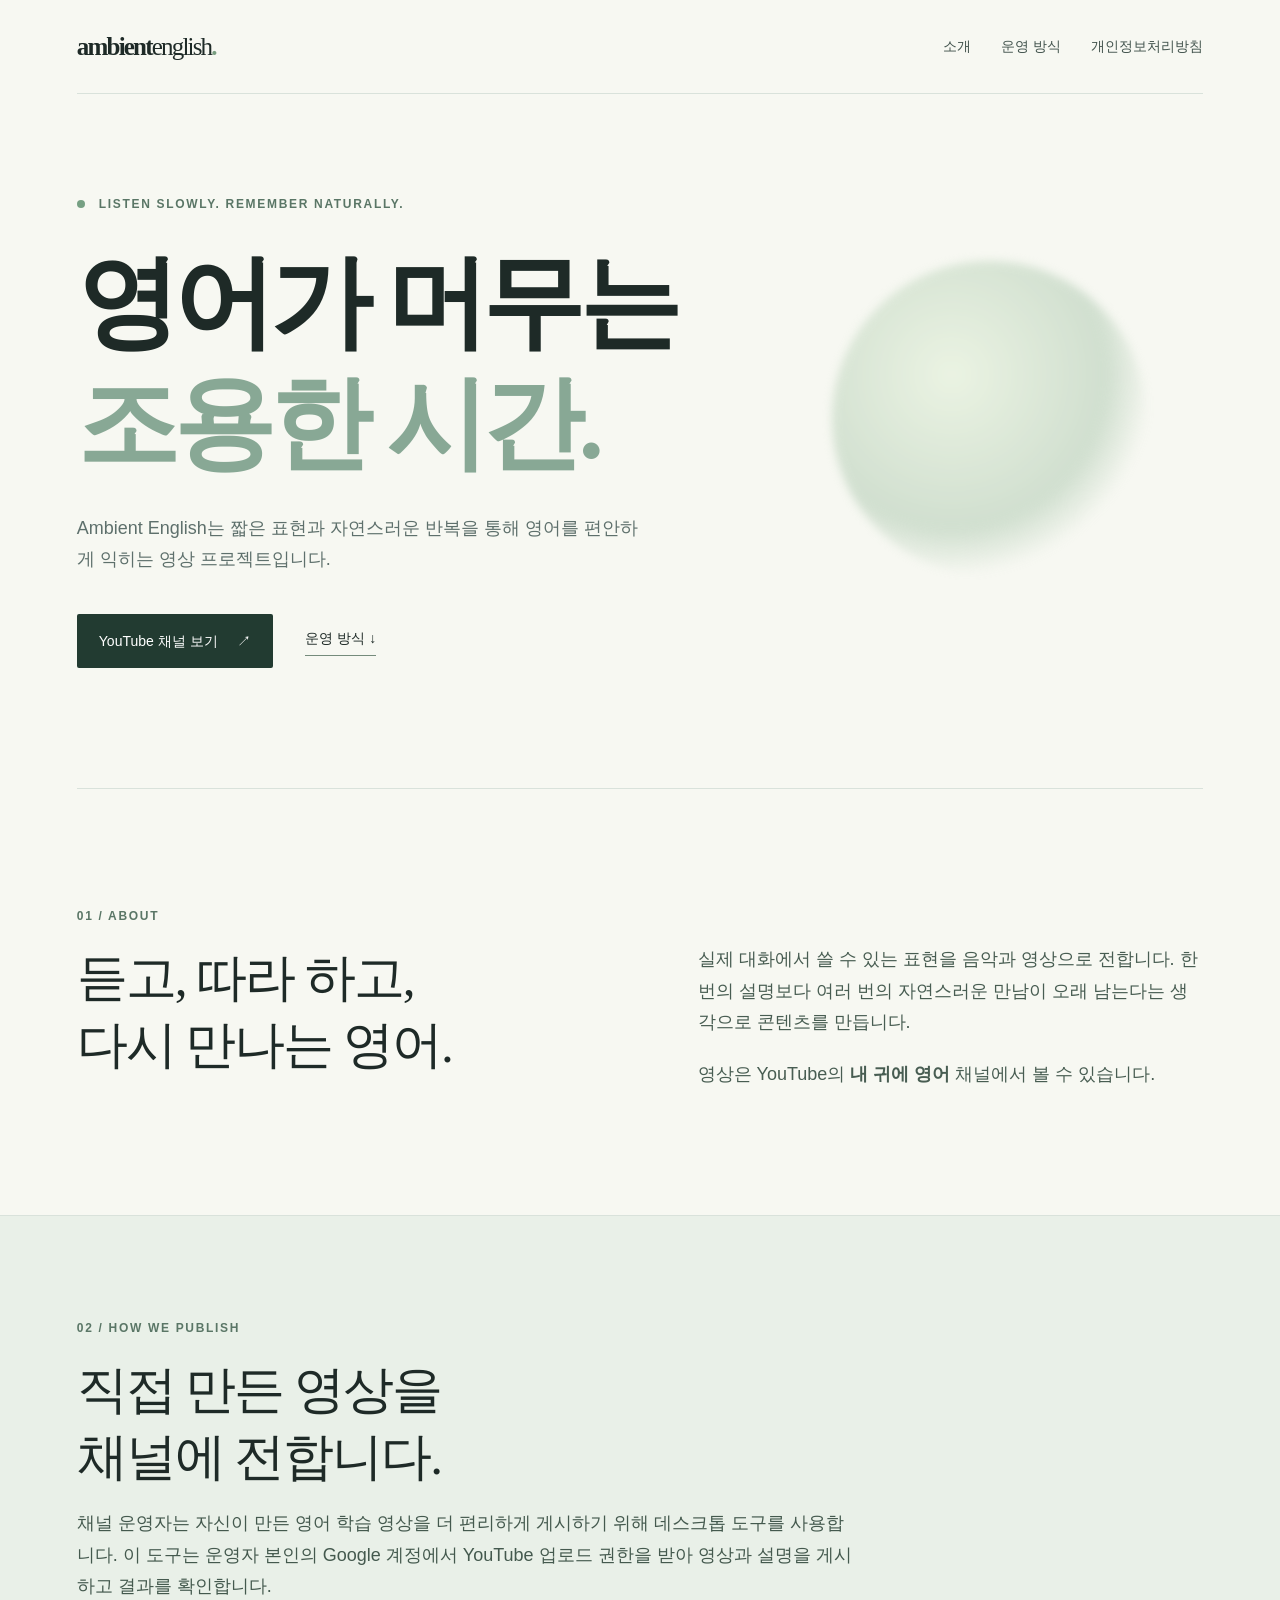
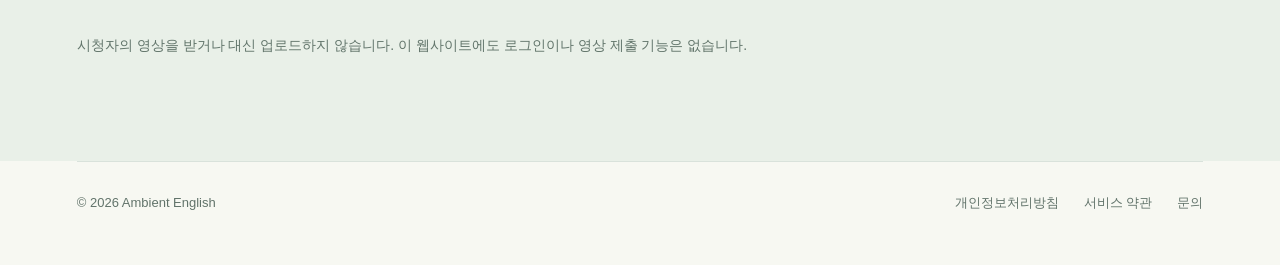
<file: index.html>
<!doctype html>
<html lang="ko">
<head>
  <meta charset="utf-8">
  <meta name="viewport" content="width=device-width, initial-scale=1">
  <meta name="robots" content="noindex">
  <meta name="description" content="Ambient English의 영어 학습 영상과 YouTube 업로드 도구 안내">
  <title>Ambient English | 영어를 듣는 조용한 시간</title>
  <link rel="stylesheet" href="styles.css">
</head>
<body>
  <div class="shell">
    <header class="site-header">
      <a class="brand" href="./" aria-label="Ambient English 홈">ambient<span>english</span><i aria-hidden="true">.</i></a>
      <nav aria-label="주요 메뉴"><a href="#about">소개</a><a href="#tool">운영 방식</a><a href="privacy.html">개인정보처리방침</a></nav>
    </header>
    <main>
      <section class="hero">
        <div class="eyebrow"><span class="dot"></span> Listen slowly. Remember naturally.</div>
        <h1>영어가 머무는<br><em>조용한 시간.</em></h1>
        <p>Ambient English는 짧은 표현과 자연스러운 반복을 통해 영어를 편안하게 익히는 영상 프로젝트입니다.</p>
        <div class="hero-actions"><a class="button" href="https://www.youtube.com/channel/UCPTCLWE58y75HklKv0tUBaA">YouTube 채널 보기 <span aria-hidden="true">↗</span></a><a class="text-link" href="#tool">운영 방식 <span aria-hidden="true">↓</span></a></div>
      </section>
      <section id="about" class="section split">
        <div><p class="section-num">01 / ABOUT</p><h2>듣고, 따라 하고,<br>다시 만나는 영어.</h2></div>
        <div class="section-copy"><p>실제 대화에서 쓸 수 있는 표현을 음악과 영상으로 전합니다. 한 번의 설명보다 여러 번의 자연스러운 만남이 오래 남는다는 생각으로 콘텐츠를 만듭니다.</p><p>영상은 YouTube의 <strong>내 귀에 영어</strong> 채널에서 볼 수 있습니다.</p></div>
      </section>
      <section id="tool" class="section tool-panel">
        <p class="section-num">02 / HOW WE PUBLISH</p>
        <h2>직접 만든 영상을<br>채널에 전합니다.</h2>
        <p>채널 운영자는 자신이 만든 영어 학습 영상을 더 편리하게 게시하기 위해 데스크톱 도구를 사용합니다. 이 도구는 운영자 본인의 Google 계정에서 YouTube 업로드 권한을 받아 영상과 설명을 게시하고 결과를 확인합니다.</p>
        <p class="small">시청자의 영상을 받거나 대신 업로드하지 않습니다. 이 웹사이트에도 로그인이나 영상 제출 기능은 없습니다.</p>
      </section>
    </main>
    <footer><span>© 2026 Ambient English</span><div><a href="privacy.html">개인정보처리방침</a><a href="terms.html">서비스 약관</a><a href="mailto:egoing@gmail.com">문의</a></div></footer>
  </div>
</body>
</html>
</file>
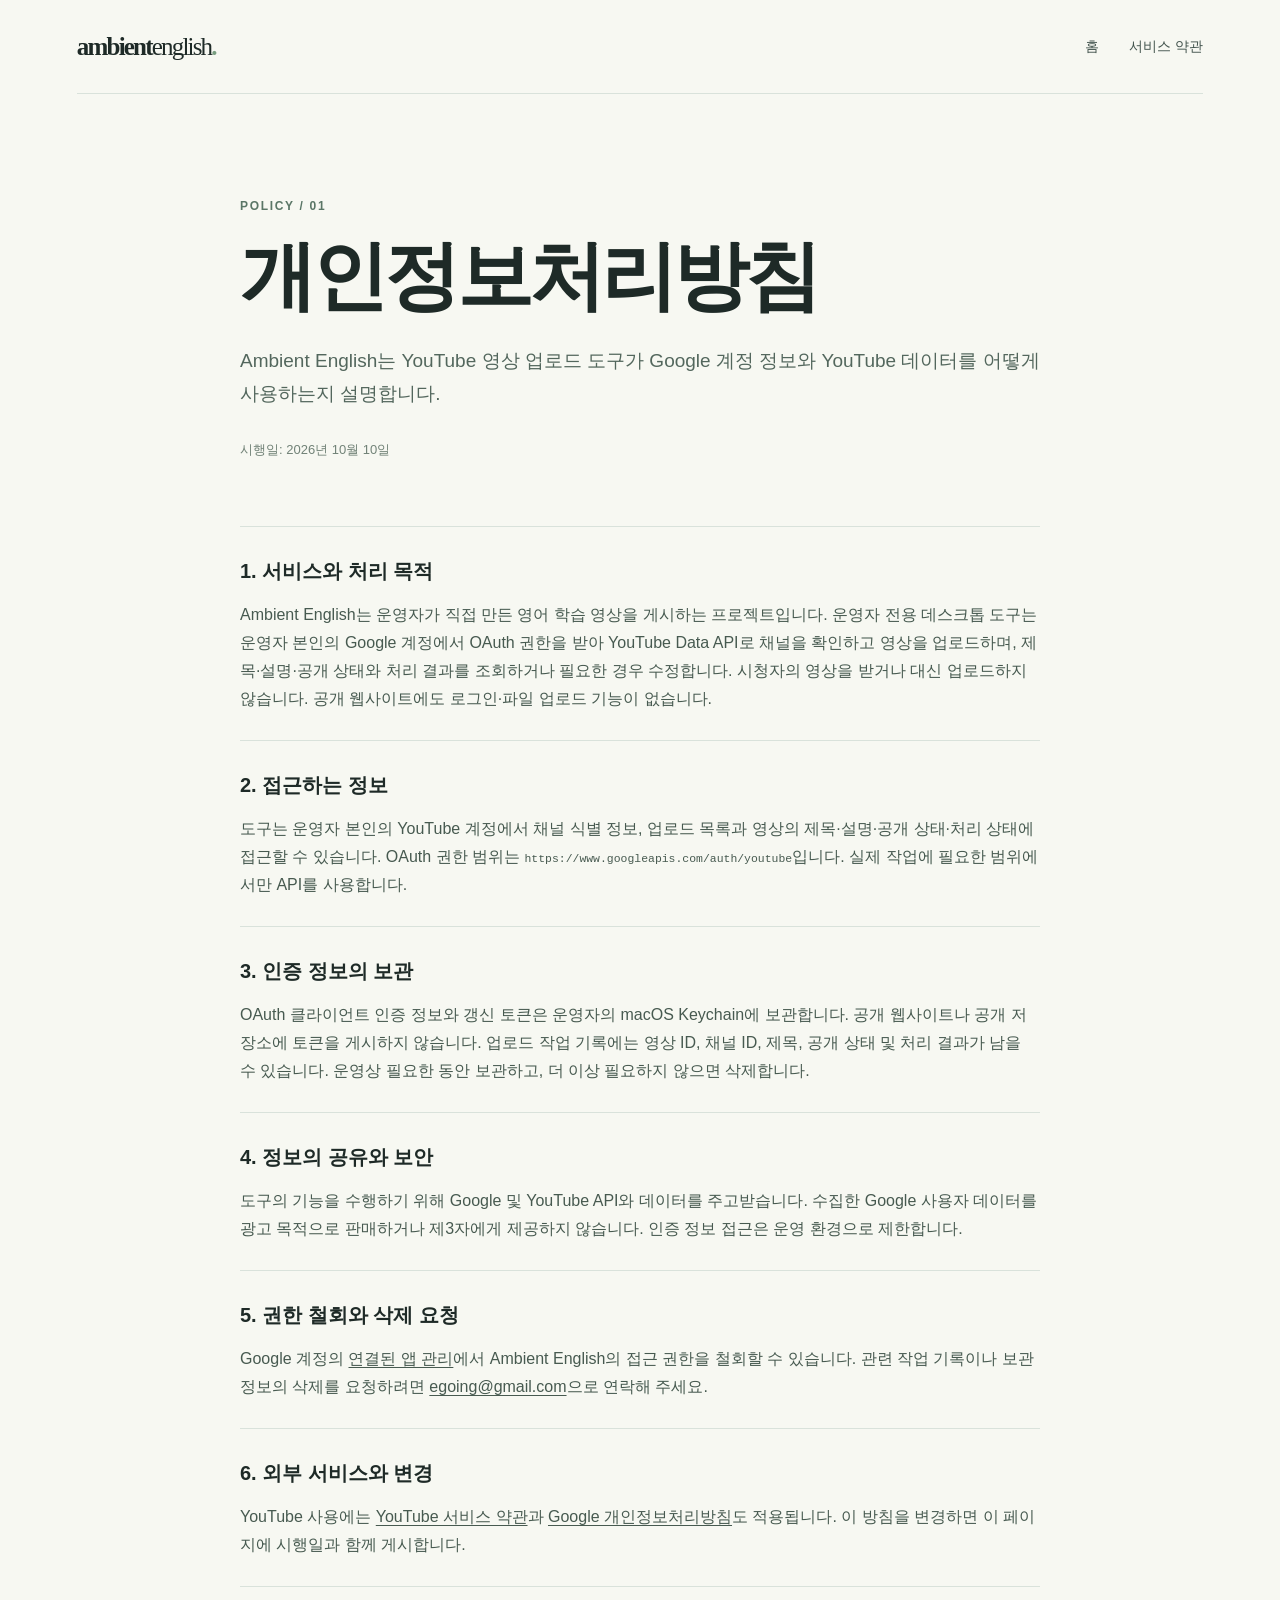
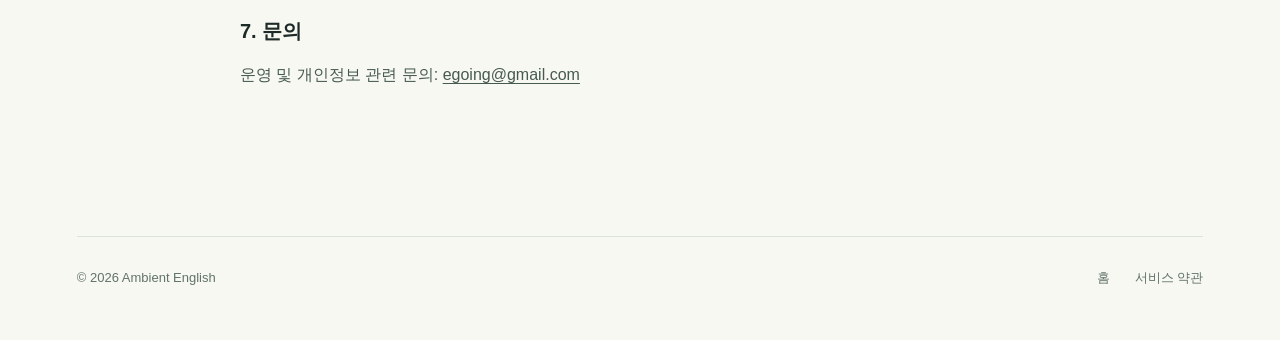
<file: privacy.html>
<!doctype html>
<html lang="ko">
<head>
  <meta charset="utf-8">
  <meta name="viewport" content="width=device-width, initial-scale=1">
  <meta name="robots" content="noindex">
  <meta name="description" content="Ambient English 개인정보처리방침">
  <title>개인정보처리방침 | Ambient English</title>
  <link rel="stylesheet" href="styles.css">
</head>
<body>
  <div class="shell legal-shell">
    <header class="site-header"><a class="brand" href="./" aria-label="Ambient English 홈">ambient<span>english</span><i aria-hidden="true">.</i></a><nav aria-label="주요 메뉴"><a href="./">홈</a><a href="terms.html">서비스 약관</a></nav></header>
    <main class="legal">
      <p class="section-num">POLICY / 01</p><h1>개인정보처리방침</h1><p class="lead">Ambient English는 YouTube 영상 업로드 도구가 Google 계정 정보와 YouTube 데이터를 어떻게 사용하는지 설명합니다.</p>
      <p class="effective">시행일: 2026년 10월 10일</p>
      <section><h2>1. 서비스와 처리 목적</h2><p>Ambient English는 운영자가 직접 만든 영어 학습 영상을 게시하는 프로젝트입니다. 운영자 전용 데스크톱 도구는 운영자 본인의 Google 계정에서 OAuth 권한을 받아 YouTube Data API로 채널을 확인하고 영상을 업로드하며, 제목·설명·공개 상태와 처리 결과를 조회하거나 필요한 경우 수정합니다. 시청자의 영상을 받거나 대신 업로드하지 않습니다. 공개 웹사이트에도 로그인·파일 업로드 기능이 없습니다.</p></section>
      <section><h2>2. 접근하는 정보</h2><p>도구는 운영자 본인의 YouTube 계정에서 채널 식별 정보, 업로드 목록과 영상의 제목·설명·공개 상태·처리 상태에 접근할 수 있습니다. OAuth 권한 범위는 <code>https://www.googleapis.com/auth/youtube</code>입니다. 실제 작업에 필요한 범위에서만 API를 사용합니다.</p></section>
      <section><h2>3. 인증 정보의 보관</h2><p>OAuth 클라이언트 인증 정보와 갱신 토큰은 운영자의 macOS Keychain에 보관합니다. 공개 웹사이트나 공개 저장소에 토큰을 게시하지 않습니다. 업로드 작업 기록에는 영상 ID, 채널 ID, 제목, 공개 상태 및 처리 결과가 남을 수 있습니다. 운영상 필요한 동안 보관하고, 더 이상 필요하지 않으면 삭제합니다.</p></section>
      <section><h2>4. 정보의 공유와 보안</h2><p>도구의 기능을 수행하기 위해 Google 및 YouTube API와 데이터를 주고받습니다. 수집한 Google 사용자 데이터를 광고 목적으로 판매하거나 제3자에게 제공하지 않습니다. 인증 정보 접근은 운영 환경으로 제한합니다.</p></section>
      <section><h2>5. 권한 철회와 삭제 요청</h2><p>Google 계정의 <a href="https://myaccount.google.com/connections">연결된 앱 관리</a>에서 Ambient English의 접근 권한을 철회할 수 있습니다. 관련 작업 기록이나 보관 정보의 삭제를 요청하려면 <a href="mailto:egoing@gmail.com">egoing@gmail.com</a>으로 연락해 주세요.</p></section>
      <section><h2>6. 외부 서비스와 변경</h2><p>YouTube 사용에는 <a href="https://www.youtube.com/t/terms">YouTube 서비스 약관</a>과 <a href="https://policies.google.com/privacy">Google 개인정보처리방침</a>도 적용됩니다. 이 방침을 변경하면 이 페이지에 시행일과 함께 게시합니다.</p></section>
      <section><h2>7. 문의</h2><p>운영 및 개인정보 관련 문의: <a href="mailto:egoing@gmail.com">egoing@gmail.com</a></p></section>
    </main>
    <footer><span>© 2026 Ambient English</span><div><a href="./">홈</a><a href="terms.html">서비스 약관</a></div></footer>
  </div>
</body>
</html>
</file>
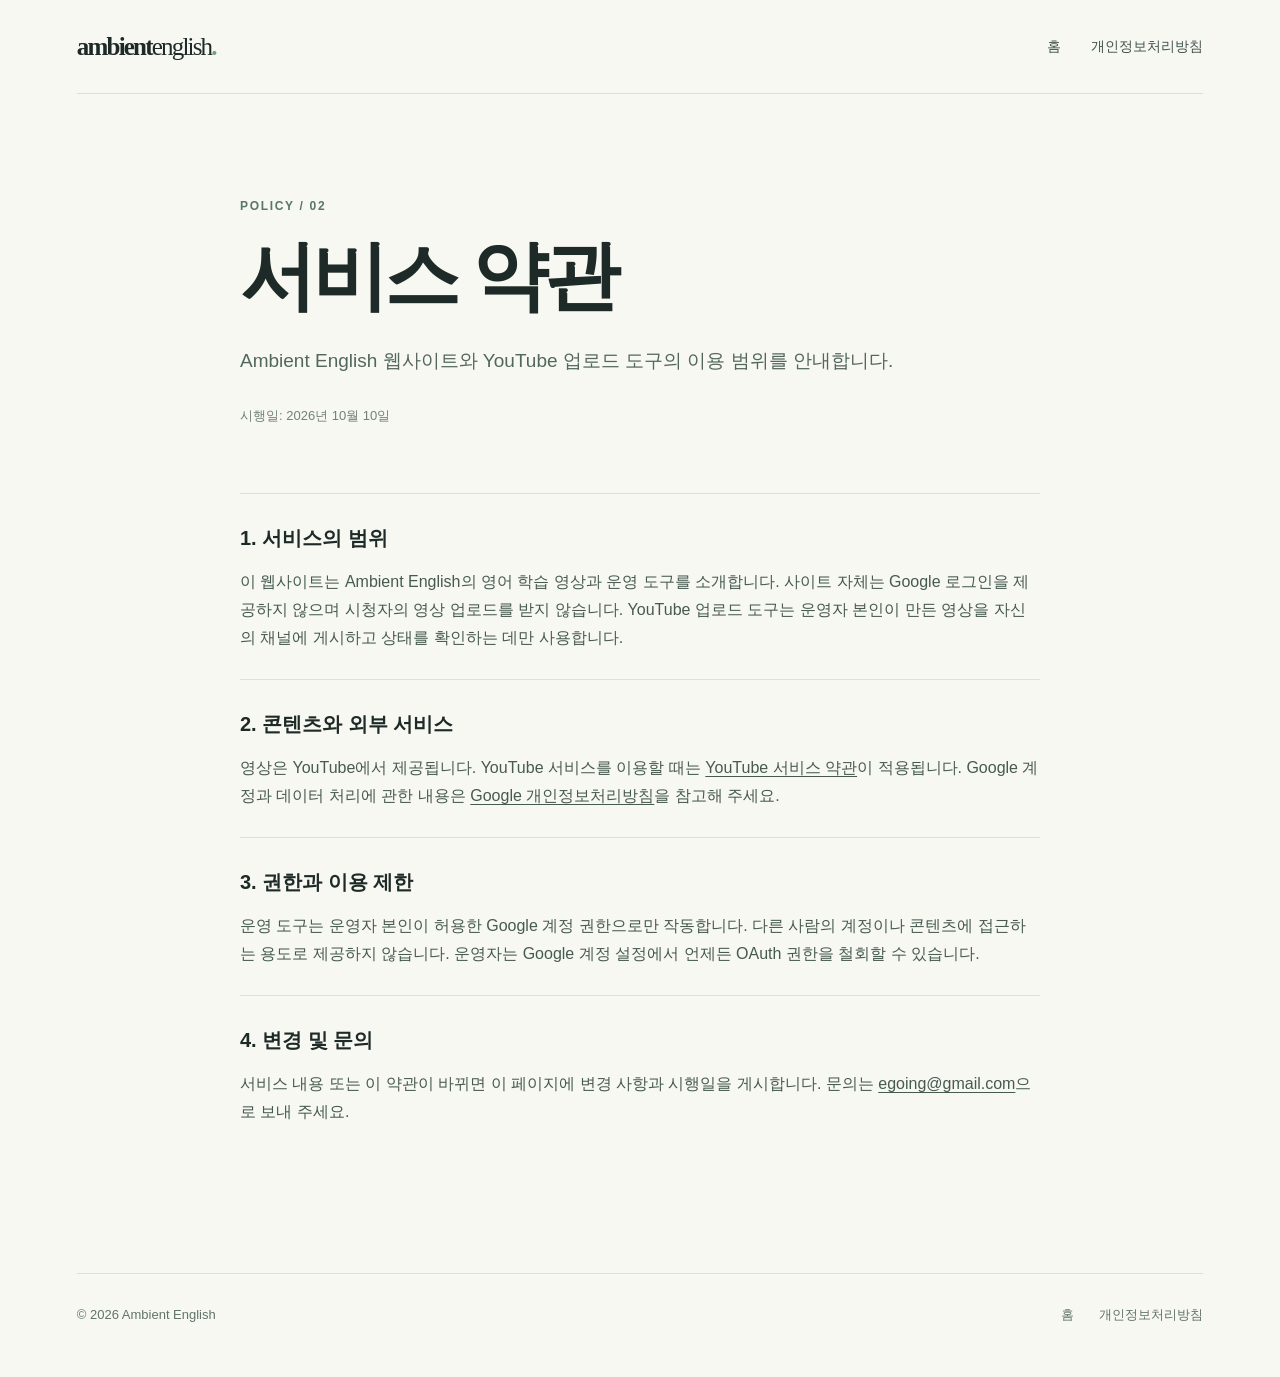
<file: terms.html>
<!doctype html>
<html lang="ko">
<head>
  <meta charset="utf-8">
  <meta name="viewport" content="width=device-width, initial-scale=1">
  <meta name="robots" content="noindex">
  <meta name="description" content="Ambient English 서비스 약관">
  <title>서비스 약관 | Ambient English</title>
  <link rel="stylesheet" href="styles.css">
</head>
<body>
  <div class="shell legal-shell">
    <header class="site-header"><a class="brand" href="./" aria-label="Ambient English 홈">ambient<span>english</span><i aria-hidden="true">.</i></a><nav aria-label="주요 메뉴"><a href="./">홈</a><a href="privacy.html">개인정보처리방침</a></nav></header>
    <main class="legal">
      <p class="section-num">POLICY / 02</p><h1>서비스 약관</h1><p class="lead">Ambient English 웹사이트와 YouTube 업로드 도구의 이용 범위를 안내합니다.</p>
      <p class="effective">시행일: 2026년 10월 10일</p>
      <section><h2>1. 서비스의 범위</h2><p>이 웹사이트는 Ambient English의 영어 학습 영상과 운영 도구를 소개합니다. 사이트 자체는 Google 로그인을 제공하지 않으며 시청자의 영상 업로드를 받지 않습니다. YouTube 업로드 도구는 운영자 본인이 만든 영상을 자신의 채널에 게시하고 상태를 확인하는 데만 사용합니다.</p></section>
      <section><h2>2. 콘텐츠와 외부 서비스</h2><p>영상은 YouTube에서 제공됩니다. YouTube 서비스를 이용할 때는 <a href="https://www.youtube.com/t/terms">YouTube 서비스 약관</a>이 적용됩니다. Google 계정과 데이터 처리에 관한 내용은 <a href="https://policies.google.com/privacy">Google 개인정보처리방침</a>을 참고해 주세요.</p></section>
      <section><h2>3. 권한과 이용 제한</h2><p>운영 도구는 운영자 본인이 허용한 Google 계정 권한으로만 작동합니다. 다른 사람의 계정이나 콘텐츠에 접근하는 용도로 제공하지 않습니다. 운영자는 Google 계정 설정에서 언제든 OAuth 권한을 철회할 수 있습니다.</p></section>
      <section><h2>4. 변경 및 문의</h2><p>서비스 내용 또는 이 약관이 바뀌면 이 페이지에 변경 사항과 시행일을 게시합니다. 문의는 <a href="mailto:egoing@gmail.com">egoing@gmail.com</a>으로 보내 주세요.</p></section>
    </main>
    <footer><span>© 2026 Ambient English</span><div><a href="./">홈</a><a href="privacy.html">개인정보처리방침</a></div></footer>
  </div>
</body>
</html>
</file>
<file: styles.css>
:root{color-scheme:light;--ink:#1e2a27;--muted:#5e706c;--accent:#d0e4d7;--line:#d9e2db;--paper:#f7f8f2}*{box-sizing:border-box}html{scroll-behavior:smooth}body{margin:0;background:var(--paper);color:var(--ink);font-family:-apple-system,BlinkMacSystemFont,"Noto Sans KR","Apple SD Gothic Neo",sans-serif;line-height:1.75}a{color:inherit}a:focus-visible{outline:2px solid #47745d;outline-offset:4px}.shell{max-width:1380px;margin:auto;padding:0 6vw}.site-header{min-height:94px;display:flex;align-items:center;justify-content:space-between;gap:24px;border-bottom:1px solid var(--line)}.brand{text-decoration:none;font-family:Georgia,serif;font-size:25px;letter-spacing:-1.8px;font-weight:bold;white-space:nowrap}.brand span{font-weight:normal}.brand i{font-style:normal;color:#799e81}.site-header nav,.site-header nav a,footer a{text-decoration:none}.site-header nav{display:flex;gap:30px;font-size:14px;color:#42534d}.site-header nav a:hover,footer a:hover{text-decoration:underline}.hero{min-height:655px;display:flex;flex-direction:column;justify-content:center;padding:100px 0 120px;position:relative}.hero:after{content:"";width:315px;height:315px;position:absolute;right:5%;top:24%;background:radial-gradient(circle at 38% 36%,#e7f2de 0,#c4d7c4 55%,transparent 72%);border-radius:50%;filter:blur(5px);opacity:.75;z-index:-1}.eyebrow,.section-num{font-size:12px;letter-spacing:.14em;font-weight:700;color:#5a7666;text-transform:uppercase}.dot{display:inline-block;width:8px;height:8px;background:#76a083;border-radius:50%;margin-right:9px}.hero h1{font-family:Georgia,"Noto Serif KR",serif;font-size:clamp(56px,8vw,112px);line-height:1.18;letter-spacing:-.055em;margin:28px 0}.hero h1 em{font-style:normal;color:#88a895}.hero>p{max-width:570px;font-size:18px;color:var(--muted);margin:0 0 38px}.hero-actions{display:flex;align-items:center;gap:32px;flex-wrap:wrap}.button{background:#223b31;color:white;padding:15px 22px;text-decoration:none;border-radius:2px;font-size:14px}.button:hover{background:#355b48}.button span{margin-left:16px}.text-link{font-size:14px;text-decoration:none;border-bottom:1px solid #758b7c;padding-bottom:4px}.section{padding:105px 0;border-top:1px solid var(--line)}.split{display:grid;grid-template-columns:1fr 1fr;gap:9vw}.section h2{font-family:Georgia,"Noto Serif KR",serif;font-size:clamp(34px,4vw,60px);letter-spacing:-.04em;line-height:1.3;font-weight:500;margin:18px 0}.section-copy{padding-top:50px;color:#485d52;font-size:18px;max-width:530px}.section-copy p{margin:0 0 20px}.tool-panel{background:#e9f0e8;margin:0 -6vw;padding:90px 6vw}.tool-panel>p:not(.section-num){max-width:780px;font-size:18px;color:#44594e}.tool-panel .small{font-size:14px!important;color:#62756b!important;margin-top:30px}.contact-panel{display:flex;align-items:end;justify-content:space-between;gap:30px}.contact-link{font-family:Georgia,serif;font-size:clamp(24px,3vw,42px);text-decoration:none;border-bottom:1px solid}.contact-link span{font-size:.65em}footer{display:flex;justify-content:space-between;gap:20px;flex-wrap:wrap;border-top:1px solid var(--line);padding:30px 0 50px;color:#61736a;font-size:13px}footer div{display:flex;gap:25px}.legal{max-width:800px;margin:0 auto;padding:90px 0 120px}.legal h1{font-family:Georgia,"Noto Serif KR",serif;font-size:clamp(42px,6vw,76px);line-height:1.2;letter-spacing:-.05em;margin:14px 0 22px}.legal .lead{font-size:19px;color:#53675d}.effective{font-size:13px;color:#718277;margin:28px 0 65px}.legal section{border-top:1px solid var(--line);padding:27px 0}.legal section h2{font-size:20px;margin:0 0 12px}.legal section p{margin:0;color:#475a50}.legal section a{text-underline-offset:3px}.legal code{font-size:.88em;overflow-wrap:anywhere}@media(max-width:700px){.shell{padding:0 22px}.site-header{min-height:76px;align-items:flex-start;padding:20px 0;flex-direction:column;gap:12px}.site-header nav{gap:16px;font-size:12px;flex-wrap:wrap}.hero{min-height:570px;padding:80px 0}.hero:after{width:210px;height:210px;top:20%;right:-20px}.hero>p{font-size:16px}.split{grid-template-columns:1fr;gap:0}.section{padding:75px 0}.section-copy{padding-top:10px;font-size:16px}.tool-panel{margin:0 -22px;padding:75px 22px}.tool-panel>p:not(.section-num){font-size:16px}.contact-panel{display:block}.contact-link{display:inline-block;margin-top:20px}.legal{padding:70px 0 90px}.legal .lead{font-size:17px}}
</file>
